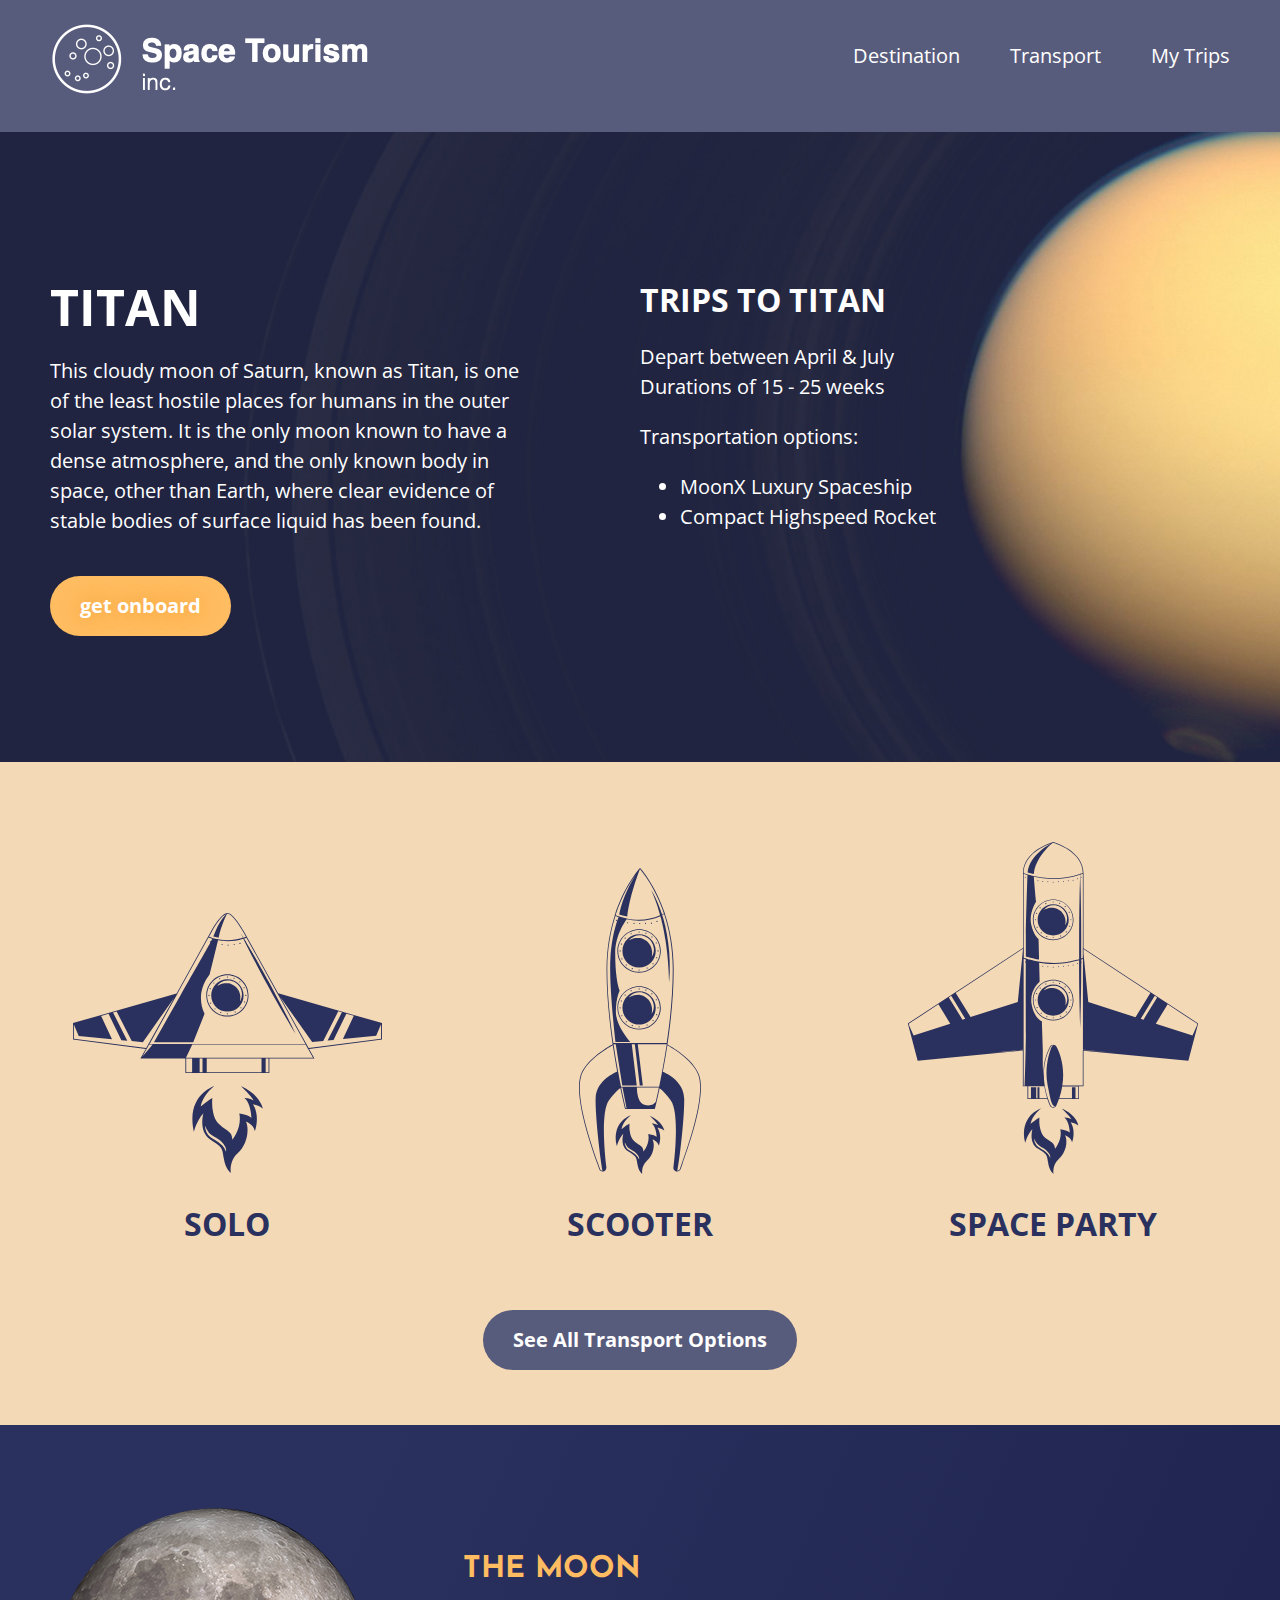
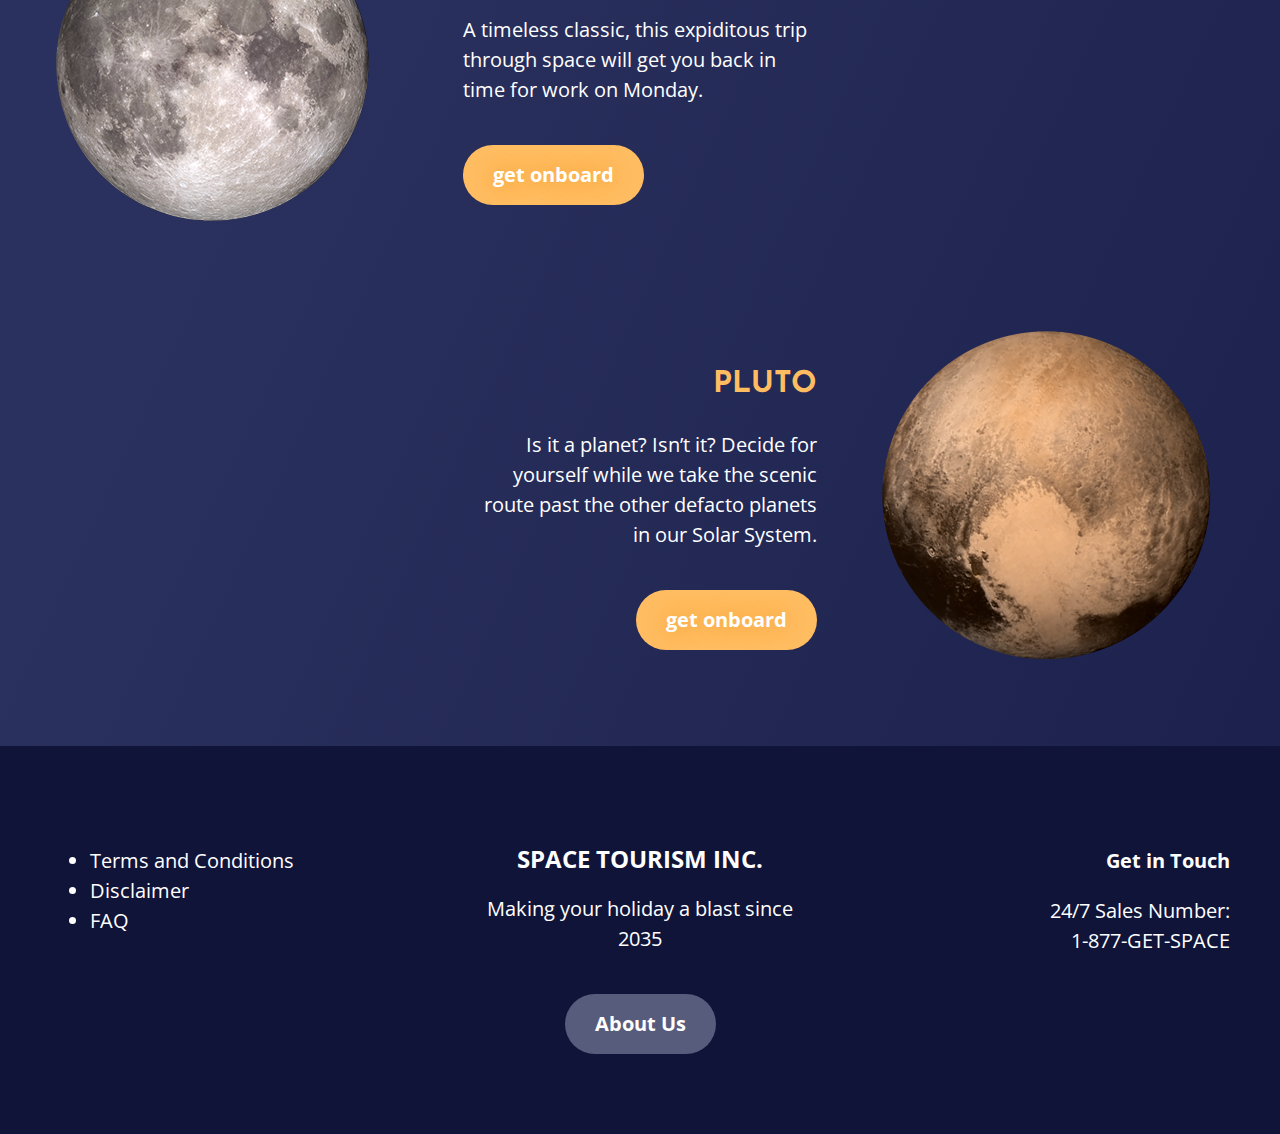
<file: index.html>
<!DOCTYPE html>
<html>

<head>
    <meta charset="utf-8">
    <meta name="viewport" content="width=device-width, initial-scale=1.0">
    <title>Responsive Design</title>
    <link rel="preconnect" href="https://fonts.googleapis.com">
    <link rel="preconnect" href="https://fonts.gstatic.com" crossorigin>
    <link
        href="https://fonts.googleapis.com/css2?family=Josefin+Sans:ital,wght@0,700;1,700&family=Open+Sans:ital,wght@0,400;0,700;1,400;1,700&display=swap"
        rel="stylesheet">
    <link rel="stylesheet" href="css/style.css">
</head>

<body>
    <header>
        <div class="container wrapper headerflex">
            <!-- to make an anchor tag, ______.html or / (which defaults to the root file) will work -->
            <a href="/"><img src="imgs/Space-Tourism.png" alt="Space Tourism Logo">
                <nav class="primary-nav">
                    <ul>
                        <!-- CNTRL + ALT + DOWN ARROW = select all similar rows so you can write the exact same code at the same time-->
                        <li><a href="destinations.html">Destination</a></li>
                        <li><a href="transport.html">Transport</a></li>
                        <li><a href="mytrips.html">My Trips</a></li>
                    </ul>
                </nav>

        </div>
    </header>
    <section class="feature">
        <div class="feature-grid container wrapper">
            <div>
                <h1>Titan</h1>
                <p>This cloudy moon of Saturn, known as Titan, is one of the least hostile places for humans in the
                    outer solar system. It is the only moon known to have a dense atmosphere, and the only known body in
                    space, other than Earth, where clear evidence of stable bodies of surface liquid has been found.</p>
                <a href="titan.html" class="button button-gold">get onboard</a>
            </div>
            <div>
                <h2>Trips to Titan</h2>
                <p>Depart between April & July<br>
                    Durations of 15 - 25 weeks </p>
                <p>Transportation options: </p>
                <ul>
                    <li>MoonX Luxury Spaceship</li>
                    <li>Compact Highspeed Rocket</li>
                </ul>
            </div>
        </div>
    </section>
    <section class="ships">
        <div class="ships-grid container wrapper">
            <div>
                <img src="imgs/Solo.svg" alt="Solo Spaceship">
                <h2>Solo</h2>
            </div>
            <div>
                <img src="imgs/Scooter.svg" alt="Scooter Spaceship">
                <h2>Scooter</h2>
            </div>
            <div>
                <img src="imgs/Space-Party.svg" alt="Space Party Spaceship">
                <h2>Space Party</h2>
            </div>
            <a href="transport.html" class="button button-blue">See All Transport Options</a>
        </div>
    </section>
    <section class="more-trips">
        <div class="container wrapper">
            <div class="img-text">
                <img src="imgs/moon.png" alt="Moon">
                <div>
                    <h3><a href="moon.html">The Moon</a></h3>
                    <p>A timeless classic, this expiditous trip through space will get you back in time for work on
                        Monday.
                    </p>
                    <a href="moon.html" class="button button-gold">get onboard</a>
                </div>
            </div>
            <div class="img-text img-text--alternate">
                <img src="imgs/pluto.png" alt="Pluto">
                <div>
                    <h3> <a href="pluto.html">Pluto</a></h3>
                    <p>Is it a planet? Isn’t it? Decide for yourself while we take the scenic route past the other
                        defacto
                        planets in our Solar System.</p>
                    <a href="pluto.html" class="button button-gold">get onboard</a>
                </div>
            </div>
        </div>
    </section>
    <footer>
        <div class="footer-grid container wrapper">
            <div>
                <ul>
                    <li>Terms and Conditions</li>
                    <li>Disclaimer</li>
                    <li>FAQ</li>
                </ul>
            </div>
            <div>
                <h4>Space Tourism inc.</h4>
                <p>Making your holiday a blast since 2035</p>
                <a href="about.html" class="button button-blue">About Us</a>
            </div>
            <div>
                <p><strong>Get in Touch</strong></p>
                <p>24/7 Sales Number:<br>
                    1-877-GET-SPACE</p>
            </div>
        </div>
    </footer>

</body>

</html>
</file>
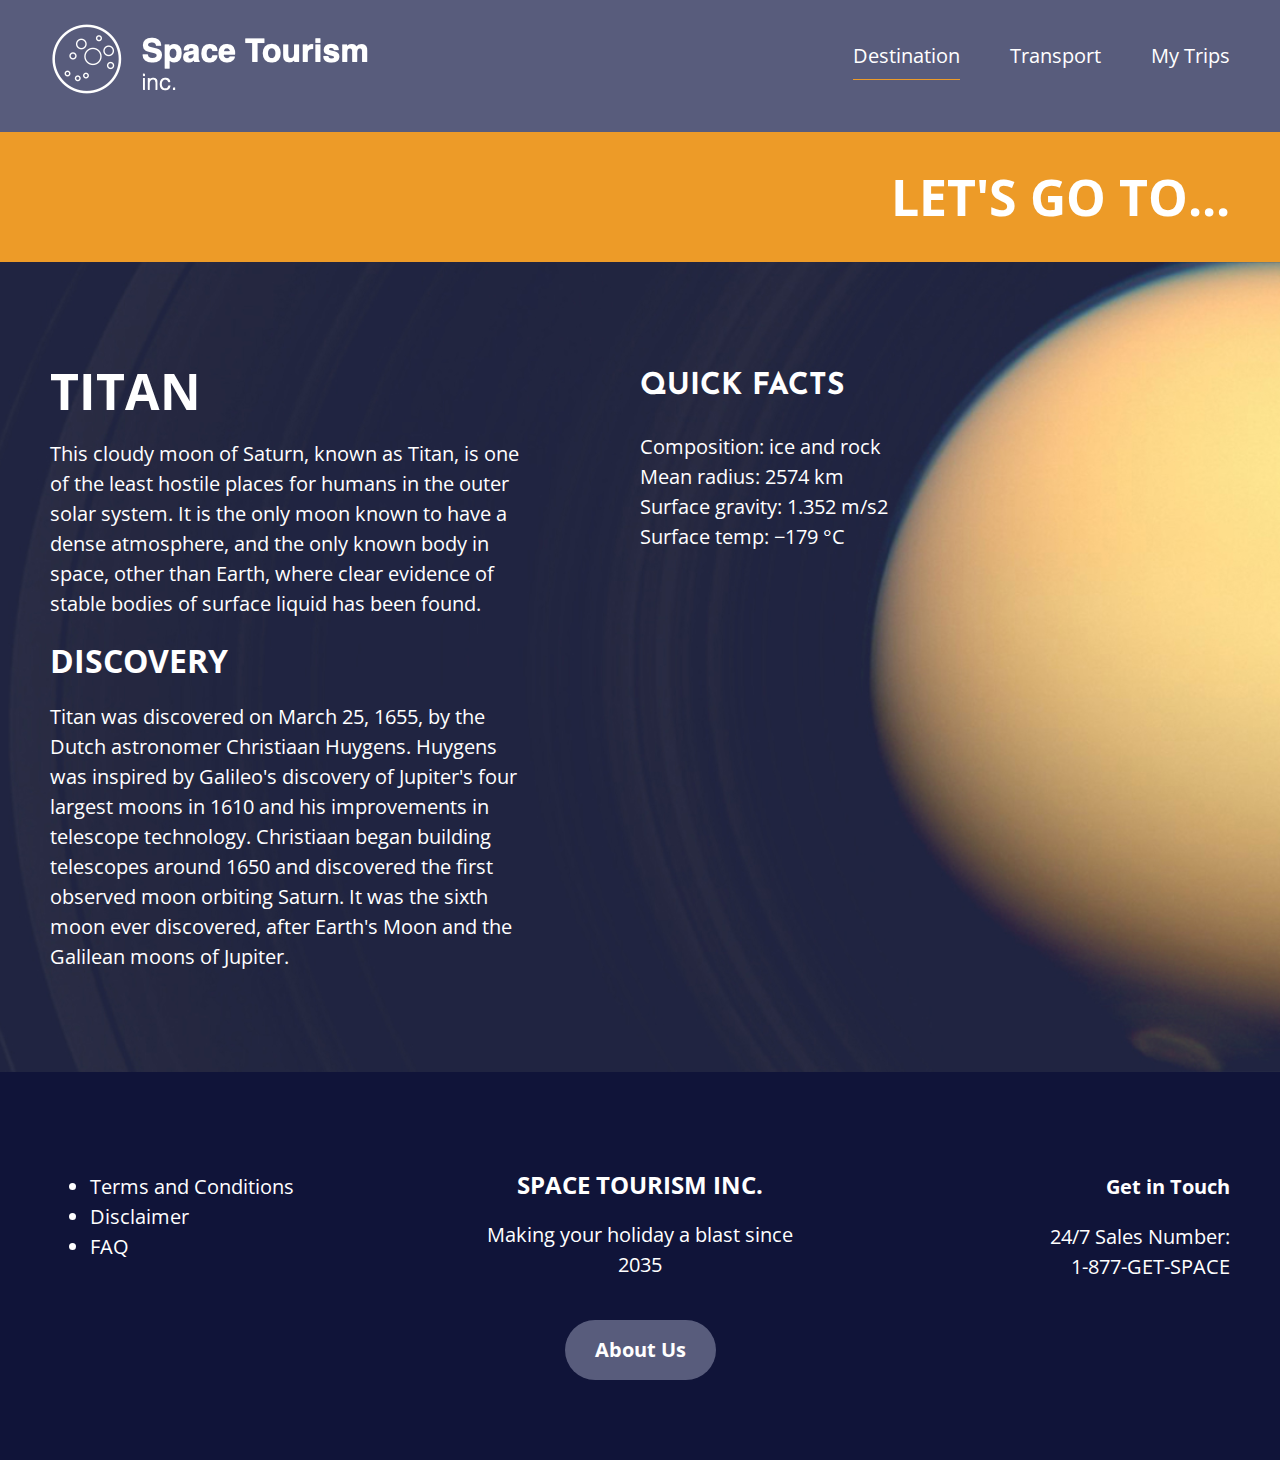
<file: destinations.html>
<!DOCTYPE html>
<html>

<head>
    <meta charset="utf-8">
    <meta name="viewport" content="width=device-width, initial-scale=1.0">
    <title>Responsive Design</title>
    <link rel="preconnect" href="https://fonts.googleapis.com">
    <link rel="preconnect" href="https://fonts.gstatic.com" crossorigin>
    <link
        href="https://fonts.googleapis.com/css2?family=Josefin+Sans:ital,wght@0,700;1,700&family=Open+Sans:ital,wght@0,400;0,700;1,400;1,700&display=swap"
        rel="stylesheet">
    <link rel="stylesheet" href="css/style.css">
</head>

<body>
    <header>
        <div class="container wrapper headerflex">
            <!-- to make an anchor tag, ______.html or / (which defaults to the root file) will work -->
            <a href="/"><img src="imgs/Space-Tourism.png" alt="Space Tourism Logo">
                <nav class="primary-nav">
                    <ul>
                        <!-- CNTRL + ALT + DOWN ARROW = select all similar rows so you can write the exact same code at the same time-->
                        <li><a href="destinations.html" class="active">Destination</a></li>
                        <li><a href="transport.html">Transport</a></li>
                        <li><a href="mytrips.html">My Trips</a></li>
                    </ul>
                </nav>

        </div>
    </header>
    <header class="page-header">
        <h1 class="container wrapper">Let's Go To...</h1>
    </header>
    <section class="feature">
        <div class="feature-grid container wrapper">
            <div>
                <h1>Titan</h1>
                <p>This cloudy moon of Saturn, known as Titan, is one of the least hostile places for humans in the
                    outer solar system. It is the only moon known to have a dense atmosphere, and the only known body in
                    space, other than Earth, where clear evidence of stable bodies of surface liquid has been found.</p>
                <h2>Discovery</h2>
                <p> Titan was discovered on March 25, 1655, by the Dutch astronomer Christiaan Huygens. Huygens was
                    inspired by Galileo's discovery of Jupiter's four largest moons in 1610 and his improvements in
                    telescope technology. Christiaan began building telescopes around 1650 and discovered the first
                    observed moon orbiting Saturn. It was the sixth moon ever discovered, after Earth's Moon and the
                    Galilean moons of Jupiter. </p>
            </div>
            <div>
                <h3>Quick Facts</h3>
                <p> Composition: ice and rock <br>
                    Mean radius: 2574 km <br>
                    Surface gravity: 1.352 m/s2 <br>
                    Surface temp: −179 °C
                </p>
            </div>
        </div>
    </section>
    <footer>
        <div class="footer-grid container wrapper">
            <div>
                <ul>
                    <li>Terms and Conditions</li>
                    <li>Disclaimer</li>
                    <li>FAQ</li>
                </ul>
            </div>
            <div>
                <h4>Space Tourism inc.</h4>
                <p>Making your holiday a blast since 2035</p>
                <a href="about.html" class="button button-blue">About Us</a>
            </div>
            <div>
                <p><strong>Get in Touch</strong></p>
                <p>24/7 Sales Number:<br>
                    1-877-GET-SPACE</p>
            </div>
        </div>
    </footer>

</body>

</html>
</file>
<file: css/style.css>
* {
    box-sizing: border-box;
}

html,
body {
    min-height: 100vh;
    margin: 0;
    font-family: 'Open Sans', sans-serif;

    /* base font styles */
    color: white;
    font-size: 20px;
    line-height: 1.5em;
}

img {
    max-width: 100%;
}

.wrapper {
    padding: 80px 50px;
}

header .wrapper {
    padding: 20px 50px;
}

.container {
    max-width: 1440px;
    margin: auto;
}

header {
    background-color: #585C7C;
}

.headerflex {
    display: flex;
    justify-content: space-between;
    flex-wrap: wrap;
    align-items: center;
}

.primary-nav ul {
    /* REMOVE DEFAULT UL STYLING (add ul at end of class) */
    list-style-type: none;
    padding: 0;
    margin: 0;
    /* CODE THE LAYOUT FOR THE NAV */
    display: flex;
    column-gap: 50px;
    margin-bottom: 20px;
}

.primary-nav a {
    color: white;
}

.primary-nav .active {
    border-bottom: 1px solid #ed9b28;
    padding-bottom: 10px;
}

.page-header {
    background-color: #ed9b28;
    text-align: right;
    padding: 30px 0;
}


.feature {
    background-image: url("../imgs/Titan-Bkg.jpg");
    background-size: cover;
    background-position: center right;
    min-height: 70vh;
    display: flex;
}

.feature-grid {
    display: grid;
    grid-template-columns: 3fr 2fr 1fr;
    grid-gap: 10%;
}

.ships {
    background-color: #F3D9B5;
    color: #2B315E;
}

.ships-grid {
    display: grid;
    grid-template-columns: repeat(3, 1fr);
    grid-gap: 5%;
    text-align: center;
    align-items: end;
}

.ships-grid .button {
    grid-column: span 3;
    justify-self: center;
}

.more-trips {
    background: linear-gradient(114.63deg, #2B315E 21.29%, #1C214D 99.68%);
}

.img-text {
    display: grid;
    grid-template-columns: repeat(3, 1fr);
    grid-gap: 5%;
    align-items: center;
}

.img-text--alternate {
    margin-top: 100px;
}

.img-text--alternate img {
    grid-column: 3;
}

.img-text--alternate div {
    grid-row: 1;
    grid-column: 2;
    text-align: right;
}

footer {
    background-color: #101439;
}

.footer-grid {
    display: grid;
    grid-template-columns: repeat(3, 1fr);
    grid-gap: 5%;
}

.footer-grid div:nth-child(2) {
    text-align: center;
}

.footer-grid div:last-child {
    text-align: right;
}

/* COMPONENTS */

.button {
    padding: 15px 30px;
    display: inline-block;
    border-radius: 50px;
    color: white;
    font-weight: bold;
    font-size: 20px;
    transition: .5s;
    margin-top: 20px;
}

.button-blue {
    background-color: #585C7C;
}

.button-blue:hover {
    background-color: #101439;
    color: white;
}

.button-gold {
    background-color: #FFBC61;
    text-shadow: 0px 0px 20px #ed9b28;
}

.button-gold:hover {
    background-color: #ed9b28;
    color: white;
}


/* TYPOGRAPHY */

h1 {
    font-size: 50px;
    text-transform: uppercase;
    /* margin: 0; */
}

h2 {
    font-size: 32px;
    text-transform: uppercase;
    /* margin: 0; */
}

h3 {
    font-family: 'Josefin Sans', sans-serif;
    font-size: 30px;
    text-transform: uppercase;
    /* margin: 0; */
}

h4 {
    font-size: 24px;
    text-transform: uppercase;
    margin: 18px 0;
}

a {
    color: #FFBC61;
    text-decoration: none;
}

a:hover {
    color: #F3D9B5;
}

/* media queries help adjust layout for different devices */
@media screen and (max-width: 780px) {

    .feature-grid {
        grid-template-columns: 1fr;
    }

    .ship-grid {
        grid-template-columns: 1fr;

    }

    .img-text {
        grid-template-columns: 1fr;
    }

    .ships-grid .button {
        grid-template-columns: 1fr;

    }

    .img-text--alternate {
        margin-top: 100px;
    }

    .img-text--alternate img {
        grid-template-columns: 1fr;
        text-align: center;
    }

    .img-text--alternate div {
        grid-template-columns: 1fr;
    }

    .button-gold {
        justify-self: center;
    }

    .footer-grid {
        grid-template-columns: 1fr;
        text-align: center;
    }

    .footer-grid div:last-child {
        text-align: center;
    }

}
</file>
